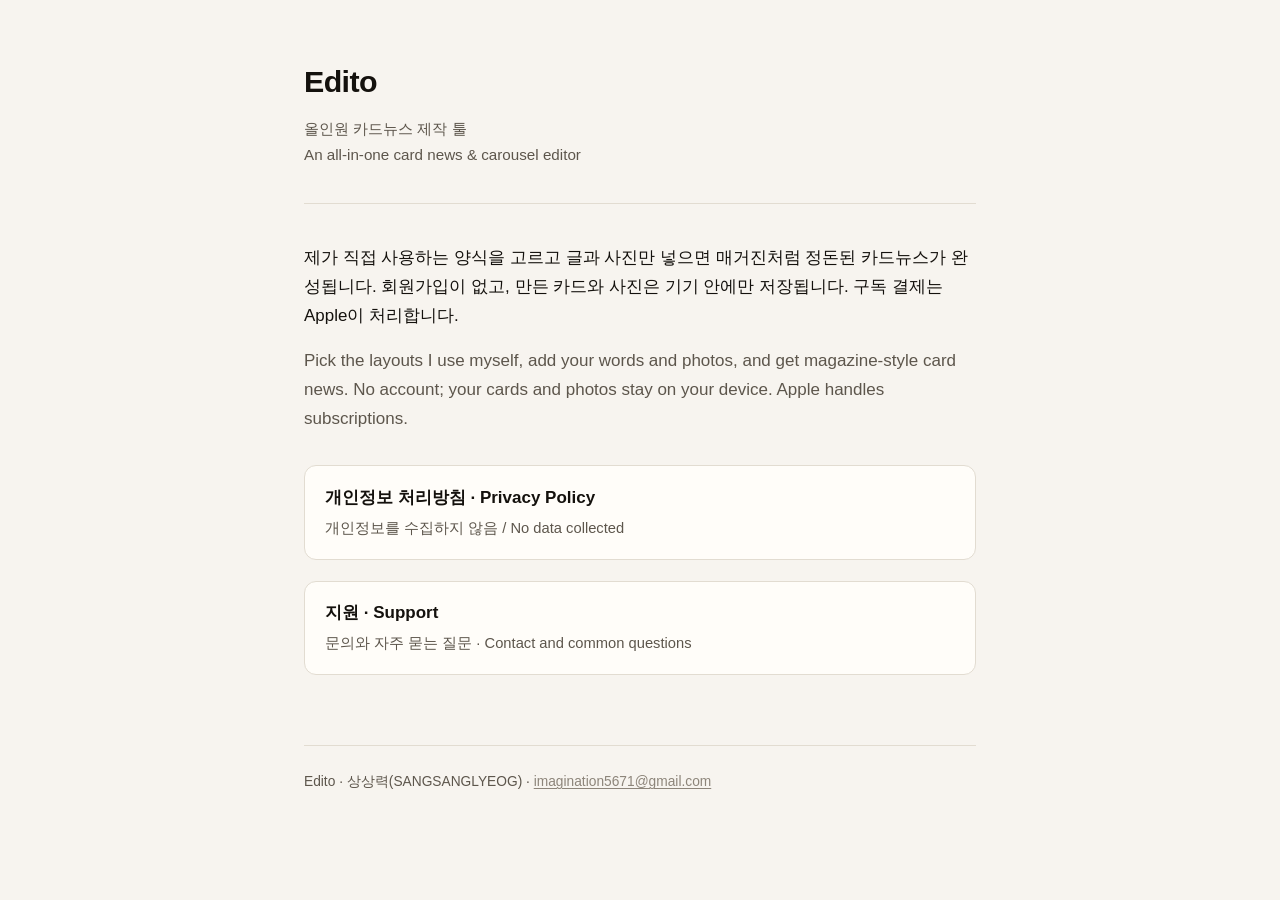
<file: index.html>
<!DOCTYPE html>
<html lang="ko">
<head>
<meta charset="utf-8">
<meta name="viewport" content="width=device-width, initial-scale=1">
<title>Edito</title>
<link rel="stylesheet" href="style.css">
</head>
<body>
<main>

<header class="masthead">
	<span class="wordmark">Edito</span>
	<p>올인원 카드뉴스 제작 툴<br>
	An all-in-one card news &amp; carousel editor</p>
</header>

<p class="lede">제가 직접 사용하는 양식을 고르고 글과 사진만 넣으면 매거진처럼 정돈된 카드뉴스가 완성됩니다. 회원가입이 없고, 만든 카드와 사진은 기기 안에만 저장됩니다. 구독 결제는 Apple이 처리합니다.</p>
<p lang="en">Pick the layouts I use myself, add your words and photos, and get magazine-style card news. No account; your cards and photos stay on your device. Apple handles subscriptions.</p>

<ul class="cards">
	<li><a href="privacy.html">개인정보 처리방침 · Privacy Policy
		<span>개인정보를 수집하지 않음 / No data collected</span></a></li>
	<li><a href="support.html">지원 · Support
		<span>문의와 자주 묻는 질문 · Contact and common questions</span></a></li>
</ul>

<footer>
	<p>Edito · 상상력(SANGSANGLYEOG) · <a href="mailto:imagination5671@gmail.com">imagination5671@gmail.com</a></p>
</footer>

</main>
</body>
</html>
</file>
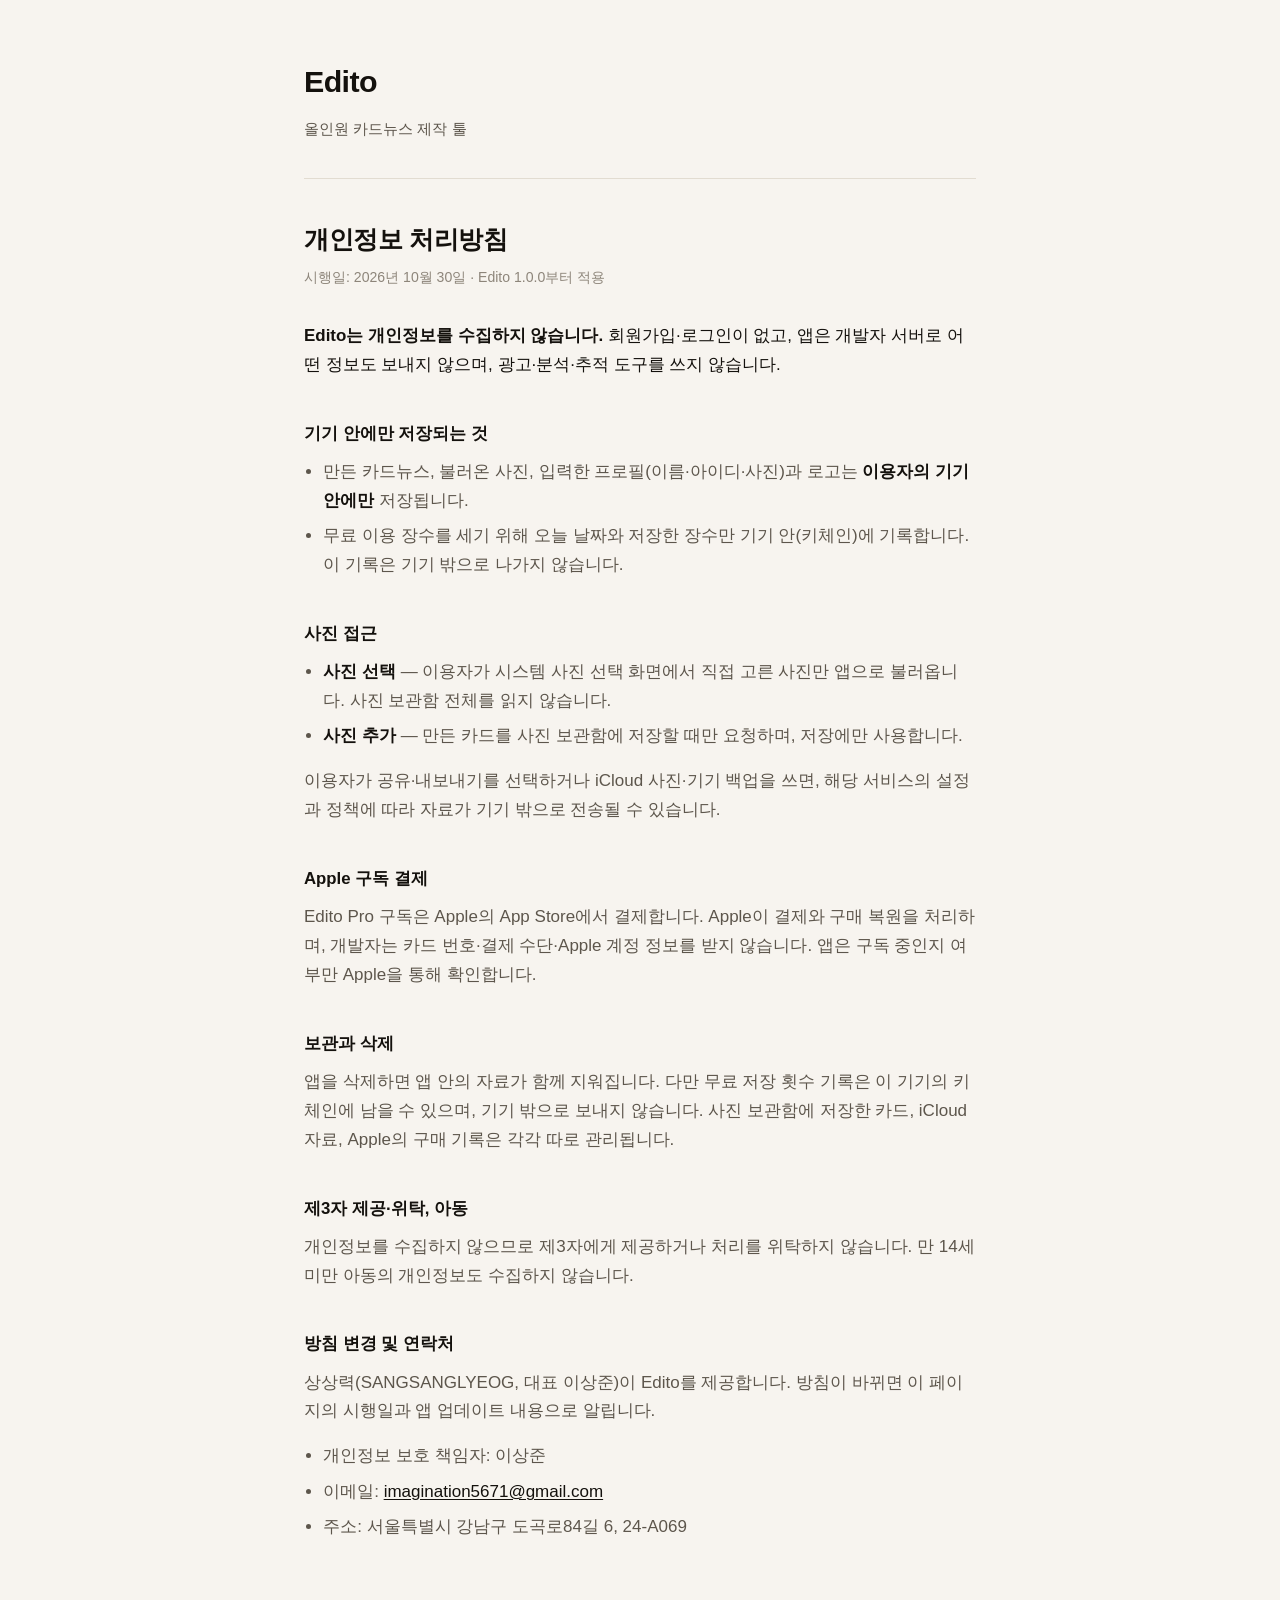
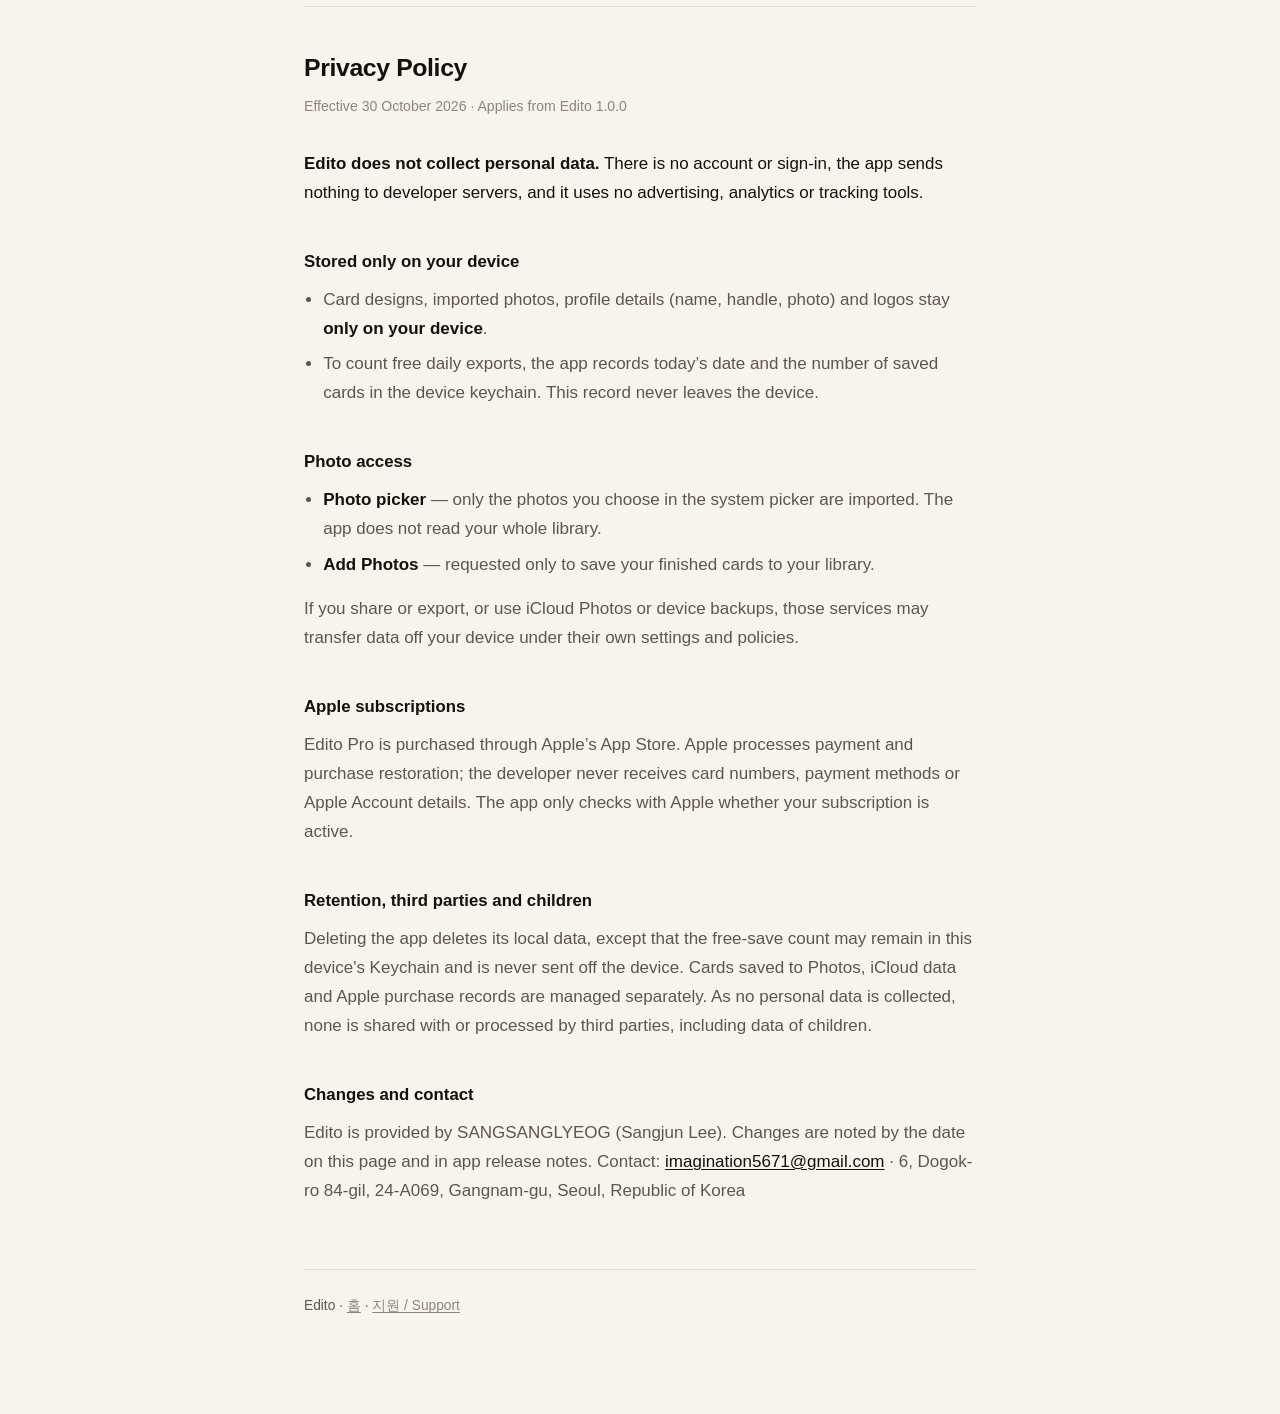
<file: privacy.html>
<!DOCTYPE html>
<html lang="ko">
<head>
<meta charset="utf-8">
<meta name="viewport" content="width=device-width, initial-scale=1">
<title>개인정보 처리방침 · Edito</title>
<link rel="stylesheet" href="style.css">
</head>
<body>
<main>

<header class="masthead">
	<a class="wordmark" href="./">Edito</a>
	<p>올인원 카드뉴스 제작 툴</p>
</header>

<h1>개인정보 처리방침</h1>
<p class="dateline">시행일: 2026년 10월 30일 · Edito 1.0.0부터 적용</p>
<p class="lede"><strong>Edito는 개인정보를 수집하지 않습니다.</strong> 회원가입·로그인이 없고, 앱은 개발자 서버로 어떤 정보도 보내지 않으며, 광고·분석·추적 도구를 쓰지 않습니다.</p>
<h2>기기 안에만 저장되는 것</h2>
<ul>
<li>만든 카드뉴스, 불러온 사진, 입력한 프로필(이름·아이디·사진)과 로고는 <strong>이용자의 기기 안에만</strong> 저장됩니다.</li>
<li>무료 이용 장수를 세기 위해 오늘 날짜와 저장한 장수만 기기 안(키체인)에 기록합니다. 이 기록은 기기 밖으로 나가지 않습니다.</li>
</ul>
<h2>사진 접근</h2>
<ul>
<li><strong>사진 선택</strong> — 이용자가 시스템 사진 선택 화면에서 직접 고른 사진만 앱으로 불러옵니다. 사진 보관함 전체를 읽지 않습니다.</li>
<li><strong>사진 추가</strong> — 만든 카드를 사진 보관함에 저장할 때만 요청하며, 저장에만 사용합니다.</li>
</ul>
<p>이용자가 공유·내보내기를 선택하거나 iCloud 사진·기기 백업을 쓰면, 해당 서비스의 설정과 정책에 따라 자료가 기기 밖으로 전송될 수 있습니다.</p>
<h2>Apple 구독 결제</h2>
<p>Edito Pro 구독은 Apple의 App Store에서 결제합니다. Apple이 결제와 구매 복원을 처리하며, 개발자는 카드 번호·결제 수단·Apple 계정 정보를 받지 않습니다. 앱은 구독 중인지 여부만 Apple을 통해 확인합니다.</p>
<h2>보관과 삭제</h2>
<p>앱을 삭제하면 앱 안의 자료가 함께 지워집니다. 다만 무료 저장 횟수 기록은 이 기기의 키체인에 남을 수 있으며, 기기 밖으로 보내지 않습니다. 사진 보관함에 저장한 카드, iCloud 자료, Apple의 구매 기록은 각각 따로 관리됩니다.</p>
<h2>제3자 제공·위탁, 아동</h2>
<p>개인정보를 수집하지 않으므로 제3자에게 제공하거나 처리를 위탁하지 않습니다. 만 14세 미만 아동의 개인정보도 수집하지 않습니다.</p>
<h2>방침 변경 및 연락처</h2>
<p>상상력(SANGSANGLYEOG, 대표 이상준)이 Edito를 제공합니다. 방침이 바뀌면 이 페이지의 시행일과 앱 업데이트 내용으로 알립니다.</p>
<ul>
<li>개인정보 보호 책임자: 이상준</li>
<li>이메일: <a href="mailto:imagination5671@gmail.com">imagination5671@gmail.com</a></li>
<li>주소: 서울특별시 강남구 도곡로84길 6, 24-A069</li>
</ul>
<hr class="language-break">
<div lang="en">
<h1>Privacy Policy</h1>
<p class="dateline">Effective 30 October 2026 · Applies from Edito 1.0.0</p>
<p class="lede"><strong>Edito does not collect personal data.</strong> There is no account or sign-in, the app sends nothing to developer servers, and it uses no advertising, analytics or tracking tools.</p>
<h2>Stored only on your device</h2>
<ul>
<li>Card designs, imported photos, profile details (name, handle, photo) and logos stay <strong>only on your device</strong>.</li>
<li>To count free daily exports, the app records today’s date and the number of saved cards in the device keychain. This record never leaves the device.</li>
</ul>
<h2>Photo access</h2>
<ul>
<li><strong>Photo picker</strong> — only the photos you choose in the system picker are imported. The app does not read your whole library.</li>
<li><strong>Add Photos</strong> — requested only to save your finished cards to your library.</li>
</ul>
<p>If you share or export, or use iCloud Photos or device backups, those services may transfer data off your device under their own settings and policies.</p>
<h2>Apple subscriptions</h2>
<p>Edito Pro is purchased through Apple’s App Store. Apple processes payment and purchase restoration; the developer never receives card numbers, payment methods or Apple Account details. The app only checks with Apple whether your subscription is active.</p>
<h2>Retention, third parties and children</h2>
<p>Deleting the app deletes its local data, except that the free-save count may remain in this device's Keychain and is never sent off the device. Cards saved to Photos, iCloud data and Apple purchase records are managed separately. As no personal data is collected, none is shared with or processed by third parties, including data of children.</p>
<h2>Changes and contact</h2>
<p>Edito is provided by SANGSANGLYEOG (Sangjun Lee). Changes are noted by the date on this page and in app release notes. Contact: <a href="mailto:imagination5671@gmail.com">imagination5671@gmail.com</a> · 6, Dogok-ro 84-gil, 24-A069, Gangnam-gu, Seoul, Republic of Korea</p>
</div>

<footer>
	<p>Edito · <a href="./">홈</a> · <a href="support.html">지원 / Support</a></p>
</footer>

</main>
</body>
</html>
</file>
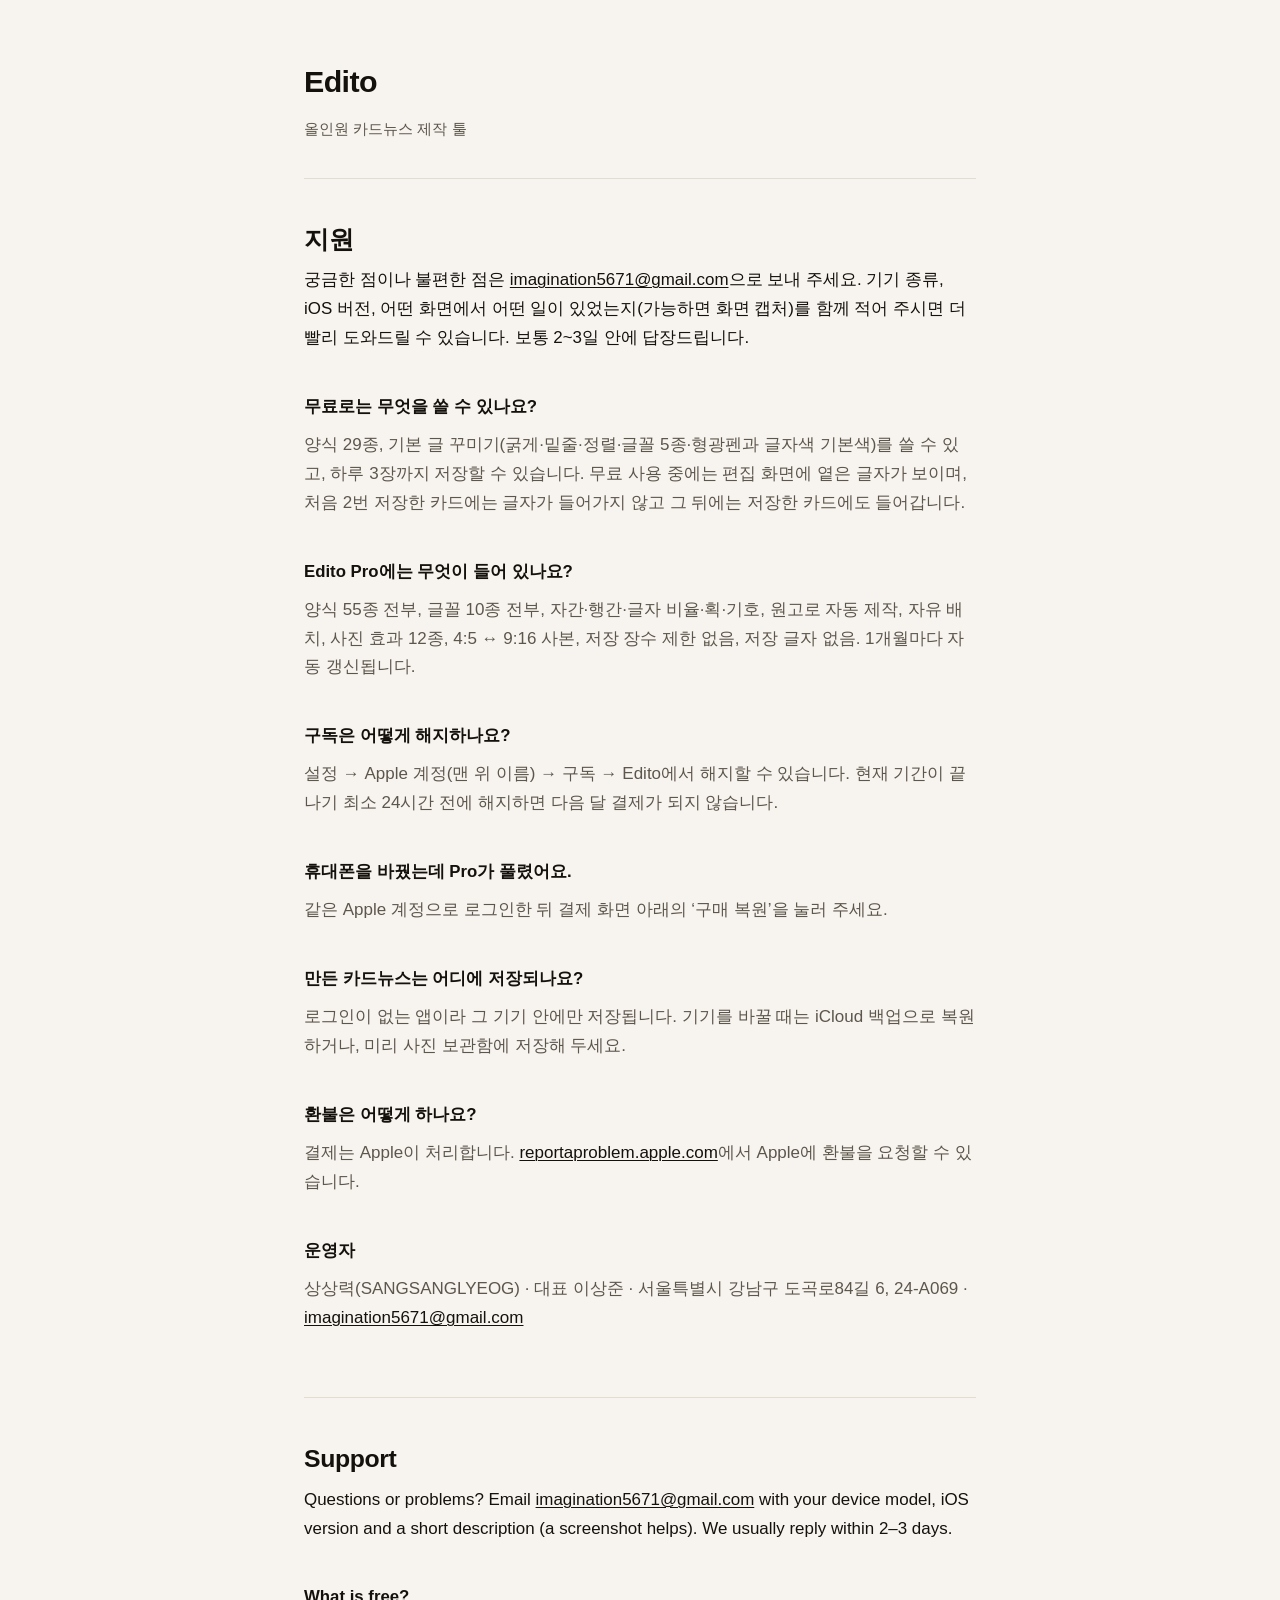
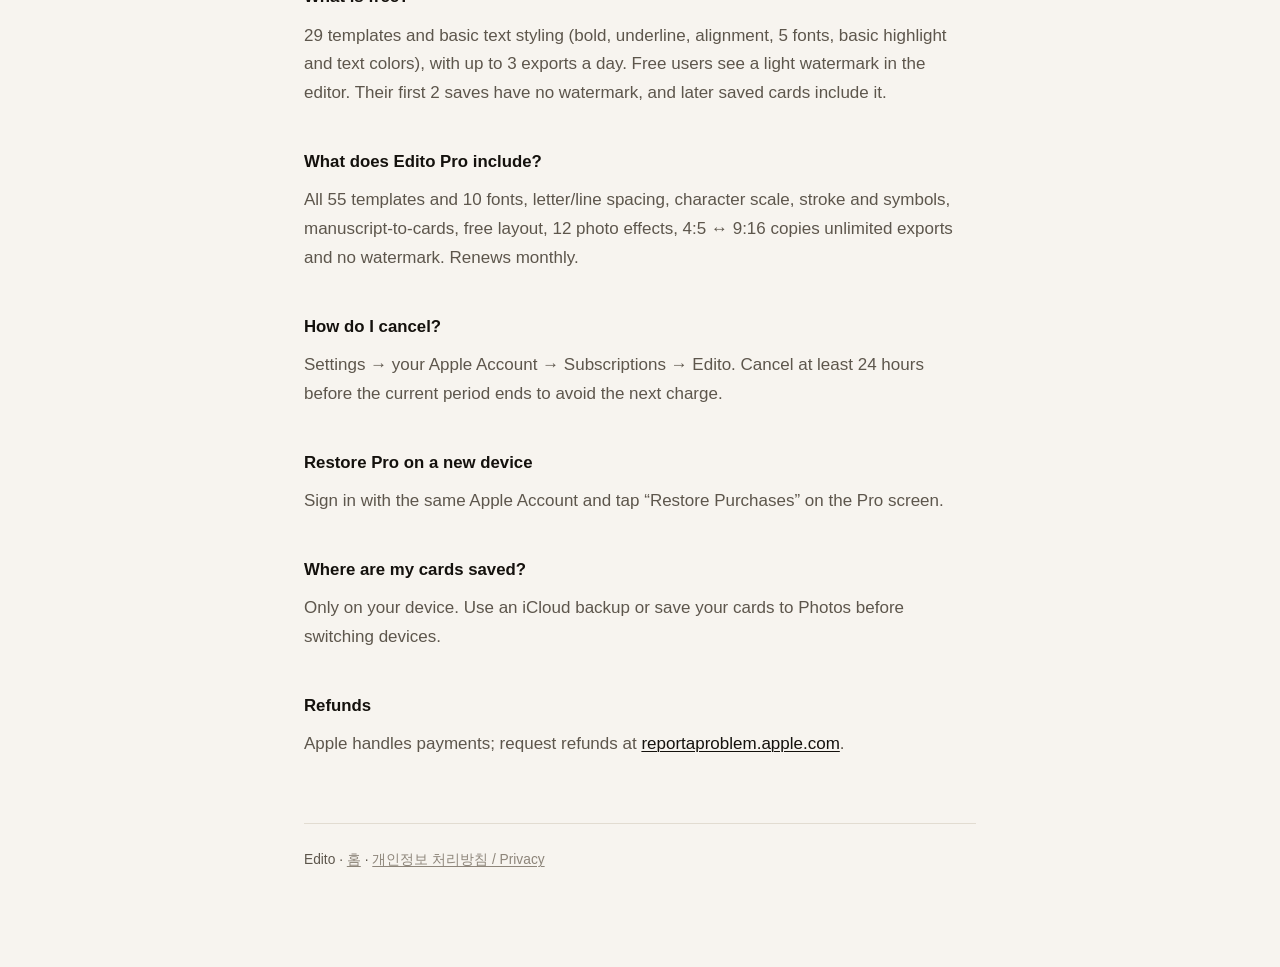
<file: support.html>
<!DOCTYPE html>
<html lang="ko">
<head>
<meta charset="utf-8">
<meta name="viewport" content="width=device-width, initial-scale=1">
<title>지원 · Edito</title>
<link rel="stylesheet" href="style.css">
</head>
<body>
<main>

<header class="masthead">
	<a class="wordmark" href="./">Edito</a>
	<p>올인원 카드뉴스 제작 툴</p>
</header>

<h1>지원</h1>
<p class="lede">궁금한 점이나 불편한 점은 <a href="mailto:imagination5671@gmail.com">imagination5671@gmail.com</a>으로 보내 주세요. 기기 종류, iOS 버전, 어떤 화면에서 어떤 일이 있었는지(가능하면 화면 캡처)를 함께 적어 주시면 더 빨리 도와드릴 수 있습니다. 보통 2~3일 안에 답장드립니다.</p>
<h2>무료로는 무엇을 쓸 수 있나요?</h2>
<p>양식 29종, 기본 글 꾸미기(굵게·밑줄·정렬·글꼴 5종·형광펜과 글자색 기본색)를 쓸 수 있고, 하루 3장까지 저장할 수 있습니다. 무료 사용 중에는 편집 화면에 옅은 글자가 보이며, 처음 2번 저장한 카드에는 글자가 들어가지 않고 그 뒤에는 저장한 카드에도 들어갑니다.</p>
<h2>Edito Pro에는 무엇이 들어 있나요?</h2>
<p>양식 55종 전부, 글꼴 10종 전부, 자간·행간·글자 비율·획·기호, 원고로 자동 제작, 자유 배치, 사진 효과 12종, 4:5 ↔ 9:16 사본, 저장 장수 제한 없음, 저장 글자 없음. 1개월마다 자동 갱신됩니다.</p>
<h2>구독은 어떻게 해지하나요?</h2>
<p>설정 → Apple 계정(맨 위 이름) → 구독 → Edito에서 해지할 수 있습니다. 현재 기간이 끝나기 최소 24시간 전에 해지하면 다음 달 결제가 되지 않습니다.</p>
<h2>휴대폰을 바꿨는데 Pro가 풀렸어요.</h2>
<p>같은 Apple 계정으로 로그인한 뒤 결제 화면 아래의 ‘구매 복원’을 눌러 주세요.</p>
<h2>만든 카드뉴스는 어디에 저장되나요?</h2>
<p>로그인이 없는 앱이라 그 기기 안에만 저장됩니다. 기기를 바꿀 때는 iCloud 백업으로 복원하거나, 미리 사진 보관함에 저장해 두세요.</p>
<h2>환불은 어떻게 하나요?</h2>
<p>결제는 Apple이 처리합니다. <a href="https://reportaproblem.apple.com">reportaproblem.apple.com</a>에서 Apple에 환불을 요청할 수 있습니다.</p>
<h2>운영자</h2>
<p>상상력(SANGSANGLYEOG) · 대표 이상준 · 서울특별시 강남구 도곡로84길 6, 24-A069 · <a href="mailto:imagination5671@gmail.com">imagination5671@gmail.com</a></p>
<hr class="language-break">
<div lang="en">
<h1>Support</h1>
<p class="lede">Questions or problems? Email <a href="mailto:imagination5671@gmail.com">imagination5671@gmail.com</a> with your device model, iOS version and a short description (a screenshot helps). We usually reply within 2–3 days.</p>
<h2>What is free?</h2>
<p>29 templates and basic text styling (bold, underline, alignment, 5 fonts, basic highlight and text colors), with up to 3 exports a day. Free users see a light watermark in the editor. Their first 2 saves have no watermark, and later saved cards include it.</p>
<h2>What does Edito Pro include?</h2>
<p>All 55 templates and 10 fonts, letter/line spacing, character scale, stroke and symbols, manuscript-to-cards, free layout, 12 photo effects, 4:5 ↔ 9:16 copies unlimited exports and no watermark. Renews monthly.</p>
<h2>How do I cancel?</h2>
<p>Settings → your Apple Account → Subscriptions → Edito. Cancel at least 24 hours before the current period ends to avoid the next charge.</p>
<h2>Restore Pro on a new device</h2>
<p>Sign in with the same Apple Account and tap “Restore Purchases” on the Pro screen.</p>
<h2>Where are my cards saved?</h2>
<p>Only on your device. Use an iCloud backup or save your cards to Photos before switching devices.</p>
<h2>Refunds</h2>
<p>Apple handles payments; request refunds at <a href="https://reportaproblem.apple.com">reportaproblem.apple.com</a>.</p>
</div>

<footer>
	<p>Edito · <a href="./">홈</a> · <a href="privacy.html">개인정보 처리방침 / Privacy</a></p>
</footer>

</main>
</body>
</html>
</file>
<file: style.css>
/* One stylesheet for the three pages Edito needs to have a public address:
   a landing page, a privacy policy and a support page.

   Deliberately plain. These pages exist because App Store Connect requires a
   reachable URL for each, and because an App Review reader — and any user who
   taps through — should be able to read them on a phone, in either appearance,
   with no fonts to download and no script to run. */

:root {
	color-scheme: light dark;
	--ink: #14110d;
	--ink-soft: #5d564c;
	--ink-faint: #8d857a;
	--paper: #f7f4ef;
	--card: #fffdf9;
	--rule: #e2dcd1;
	--accent: #14110d;
}

@media (prefers-color-scheme: dark) {
	:root {
		--ink: #f0ece5;
		--ink-soft: #b3aca1;
		--ink-faint: #857d72;
		--paper: #131211;
		--card: #1c1a18;
		--rule: #302c28;
		--accent: #f0ece5;
	}
}

* {
	box-sizing: border-box;
}

body {
	margin: 0;
	padding: 0 1.25rem 5rem;
	background: var(--paper);
	color: var(--ink);
	font: 400 17px/1.7 -apple-system, BlinkMacSystemFont, "Segoe UI",
		"Apple SD Gothic Neo", "Noto Sans KR", Roboto, sans-serif;
	-webkit-text-size-adjust: 100%;
}

main {
	max-width: 42rem;
	margin: 0 auto;
}

header.masthead {
	padding: 3.5rem 0 2.25rem;
	border-bottom: 1px solid var(--rule);
	margin-bottom: 2.5rem;
}

header.masthead .wordmark {
	display: inline-block;
	font-size: 1.9rem;
	font-weight: 700;
	letter-spacing: -0.02em;
	text-decoration: none;
	color: var(--ink);
}

header.masthead p {
	margin: 0.5rem 0 0;
	color: var(--ink-soft);
	font-size: 0.95rem;
}

h1 {
	font-size: 1.55rem;
	font-weight: 700;
	letter-spacing: -0.015em;
	margin: 0 0 0.35rem;
}

h2 {
	font-size: 1.05rem;
	font-weight: 700;
	margin: 2.5rem 0 0.6rem;
}

h3 {
	font-size: 0.98rem;
	font-weight: 600;
	margin: 1.6rem 0 0.4rem;
}

p,
li {
	color: var(--ink-soft);
}

p {
	margin: 0 0 1rem;
}

ul {
	margin: 0 0 1rem;
	padding-left: 1.2rem;
}

li {
	margin-bottom: 0.4rem;
}

strong {
	color: var(--ink);
	font-weight: 600;
}

a {
	color: var(--accent);
	text-decoration-thickness: 1px;
	text-underline-offset: 2px;
}

.dateline {
	color: var(--ink-faint);
	font-size: 0.88rem;
	margin-bottom: 2rem;
}

.lede {
	color: var(--ink);
	font-size: 1.06rem;
}

/* The second language starts here. A rule rather than a tab: both versions are
   equally authoritative, and a reader who wants the other one should be able to
   scroll to it rather than discover a control. */
.language-break {
	margin: 4rem 0 2.5rem;
	border: 0;
	border-top: 1px solid var(--rule);
}

.cards {
	display: grid;
	gap: 0.9rem;
	margin: 2rem 0 0;
	padding: 0;
	list-style: none;
}

.cards a {
	display: block;
	padding: 1.1rem 1.25rem;
	background: var(--card);
	border: 1px solid var(--rule);
	border-radius: 12px;
	text-decoration: none;
	color: var(--ink);
	font-weight: 600;
}

.cards span {
	display: block;
	margin-top: 0.2rem;
	color: var(--ink-soft);
	font-weight: 400;
	font-size: 0.92rem;
}

footer {
	margin-top: 4rem;
	padding-top: 1.5rem;
	border-top: 1px solid var(--rule);
	color: var(--ink-faint);
	font-size: 0.86rem;
}

footer a {
	color: var(--ink-faint);
}
</file>
